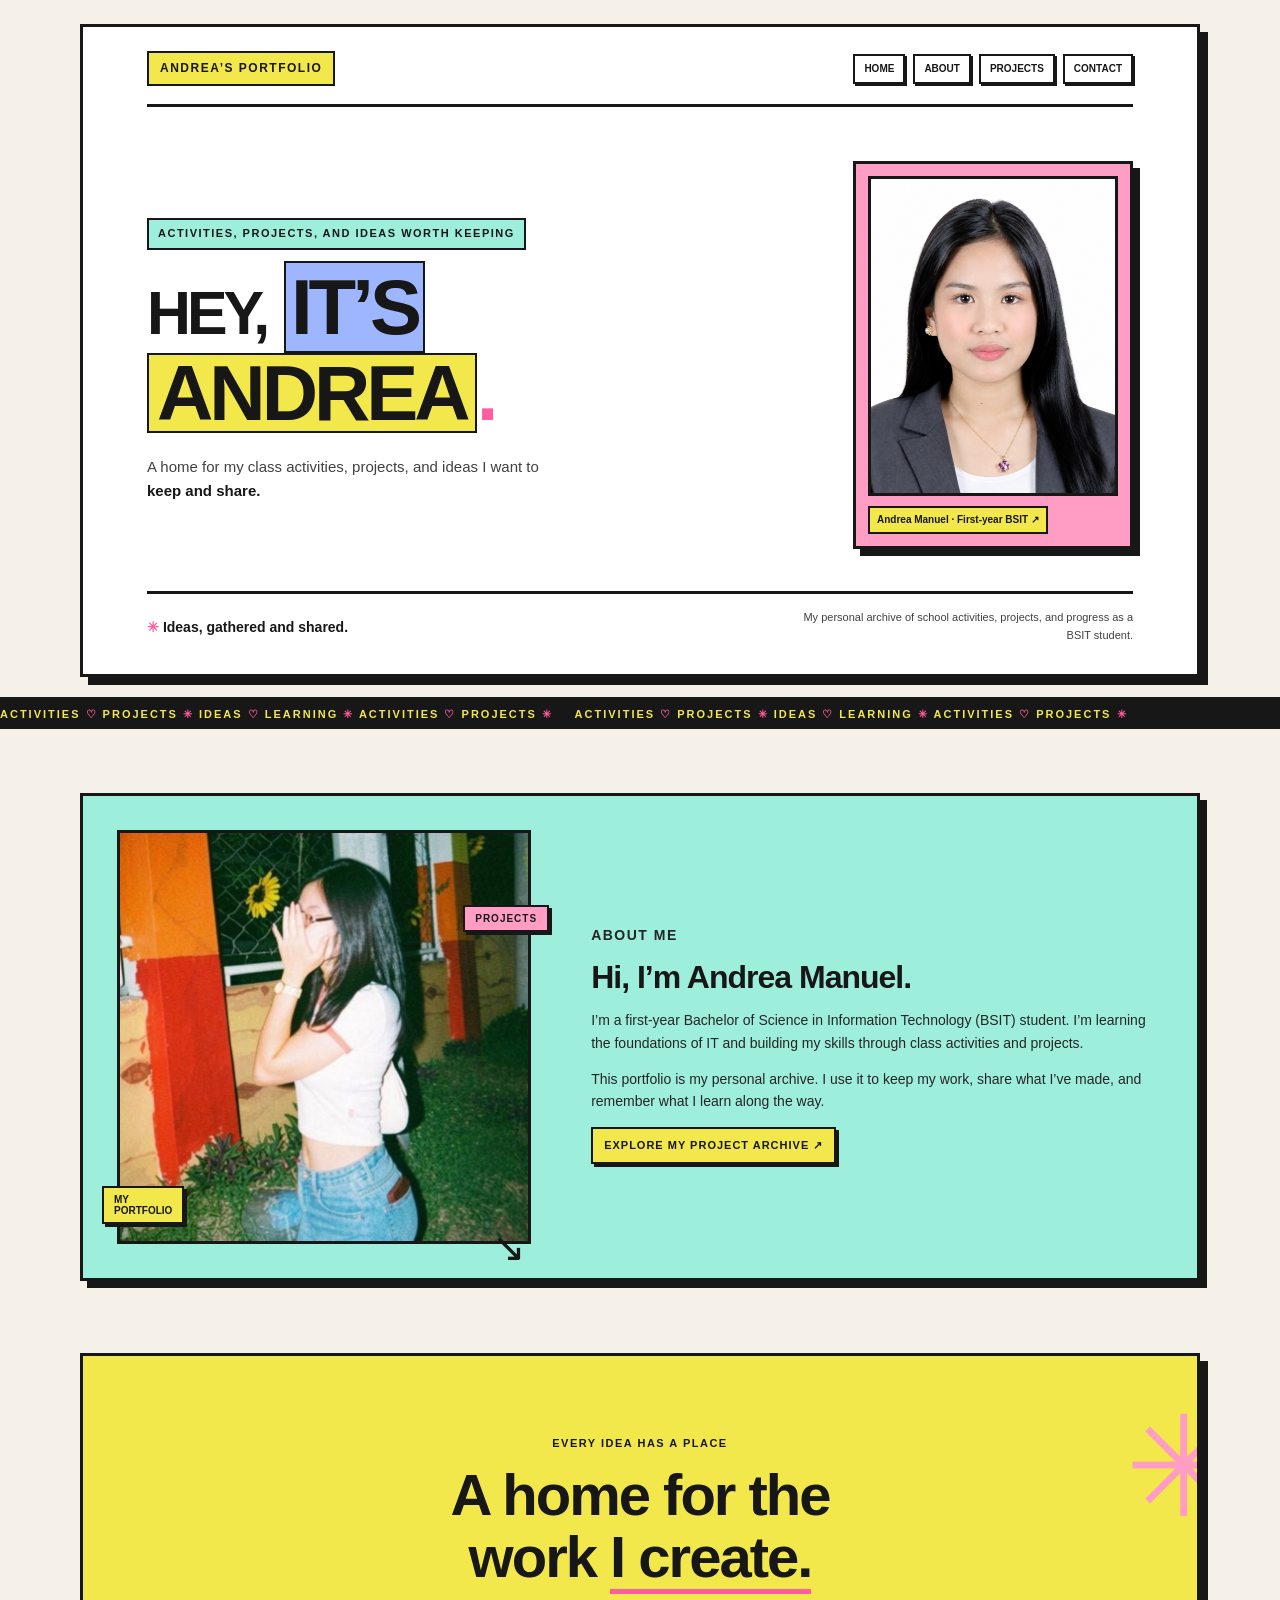
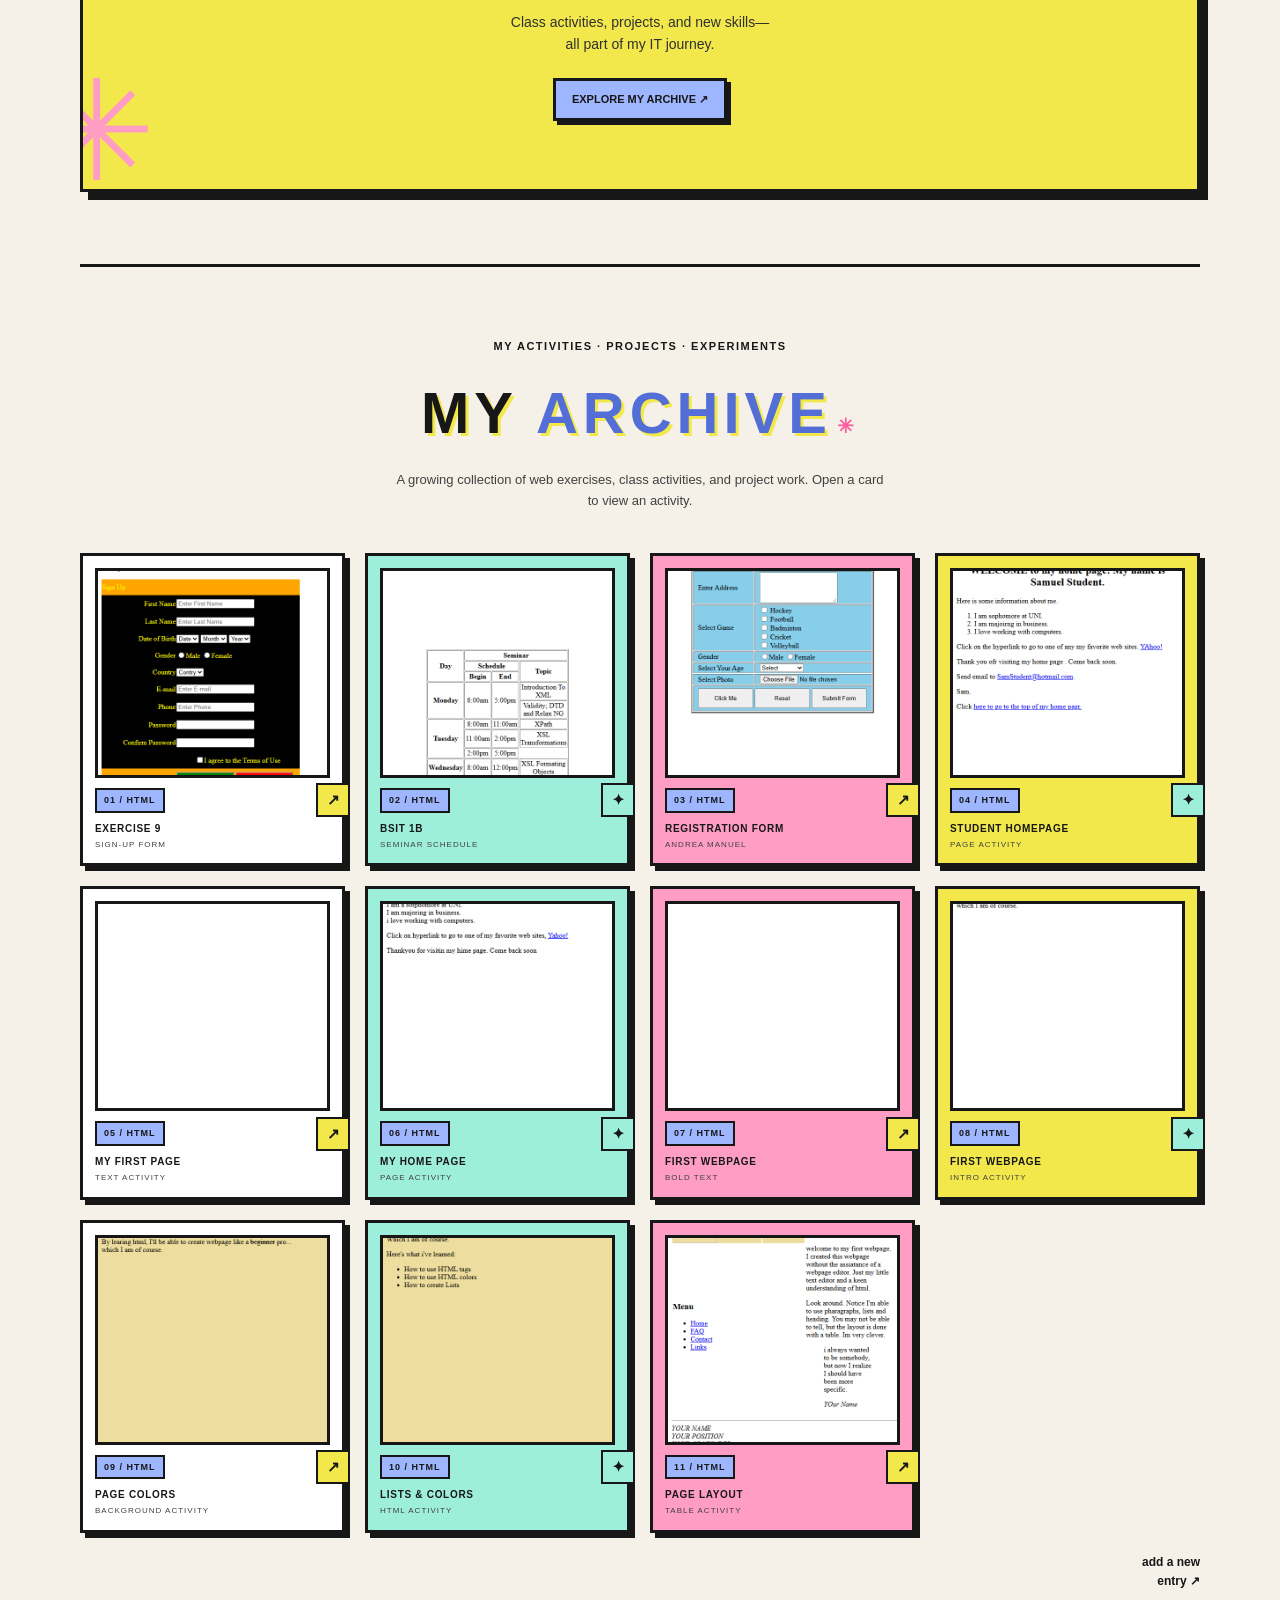
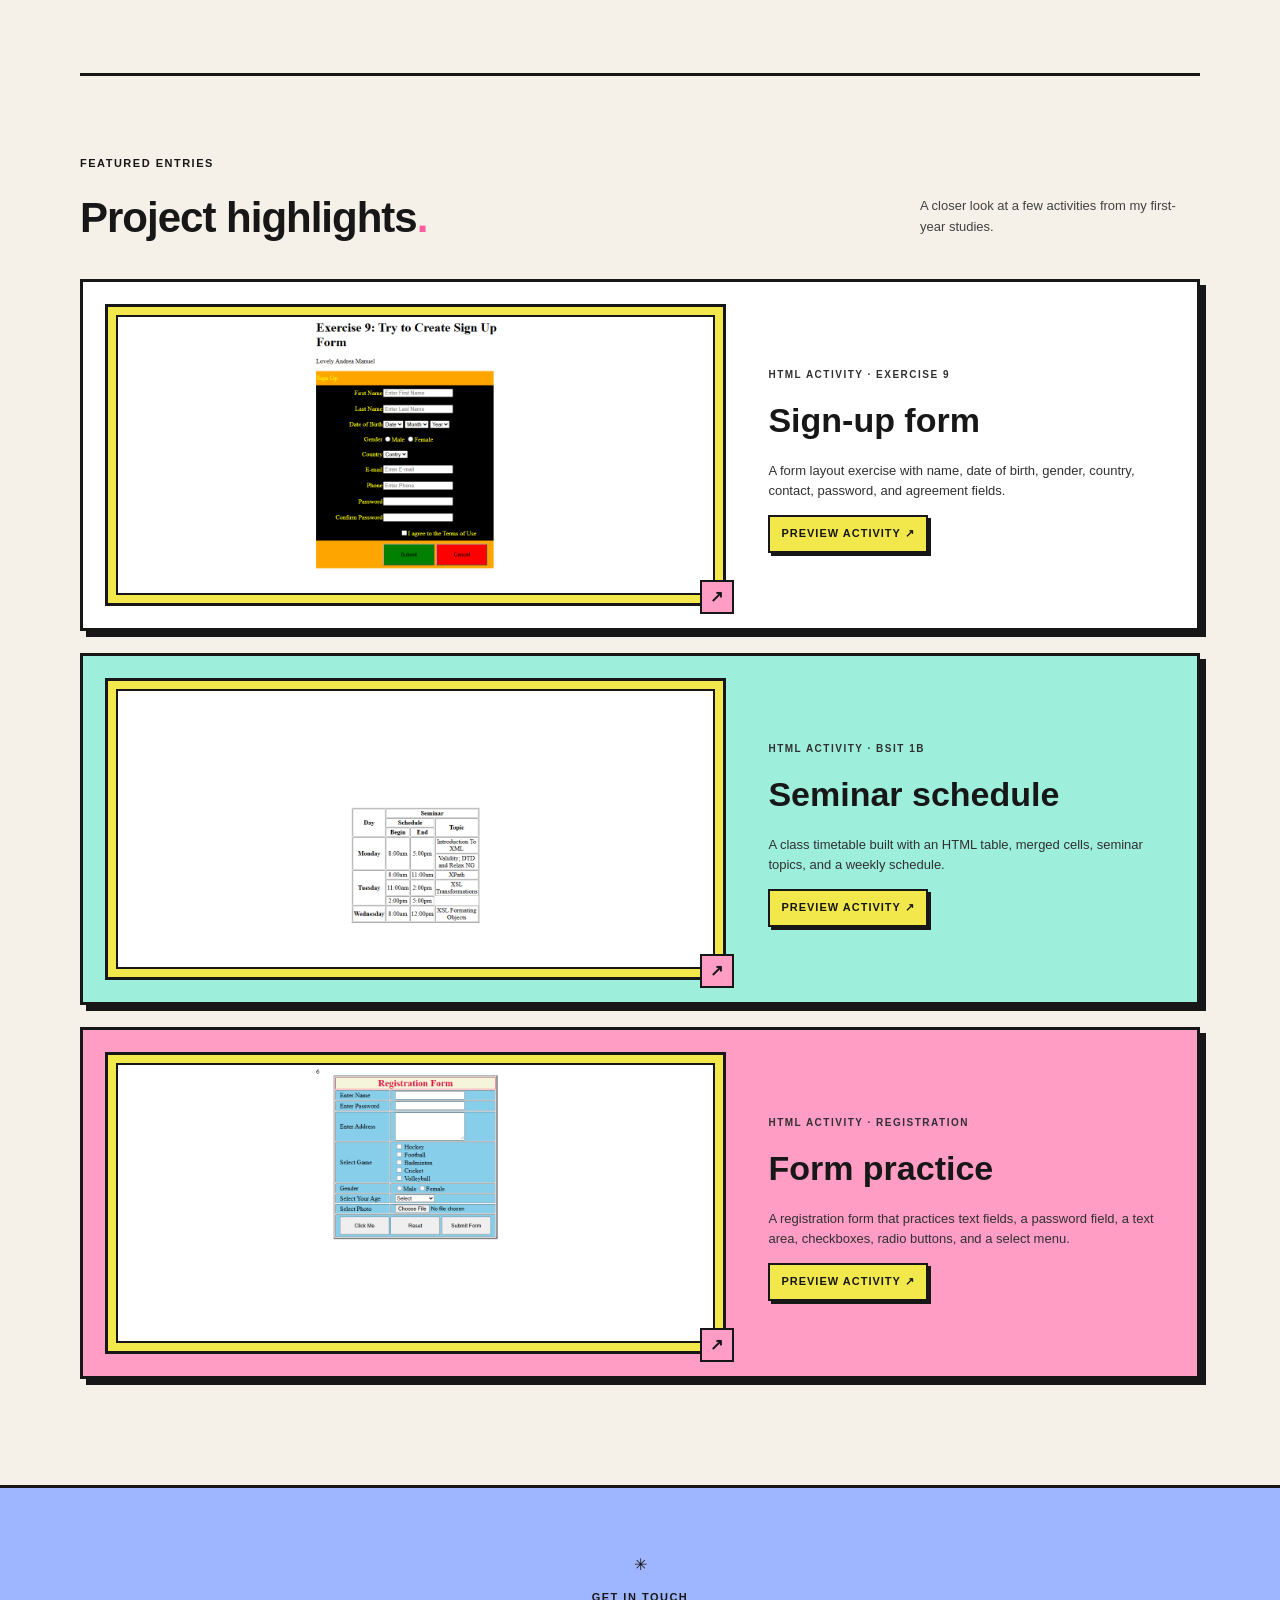
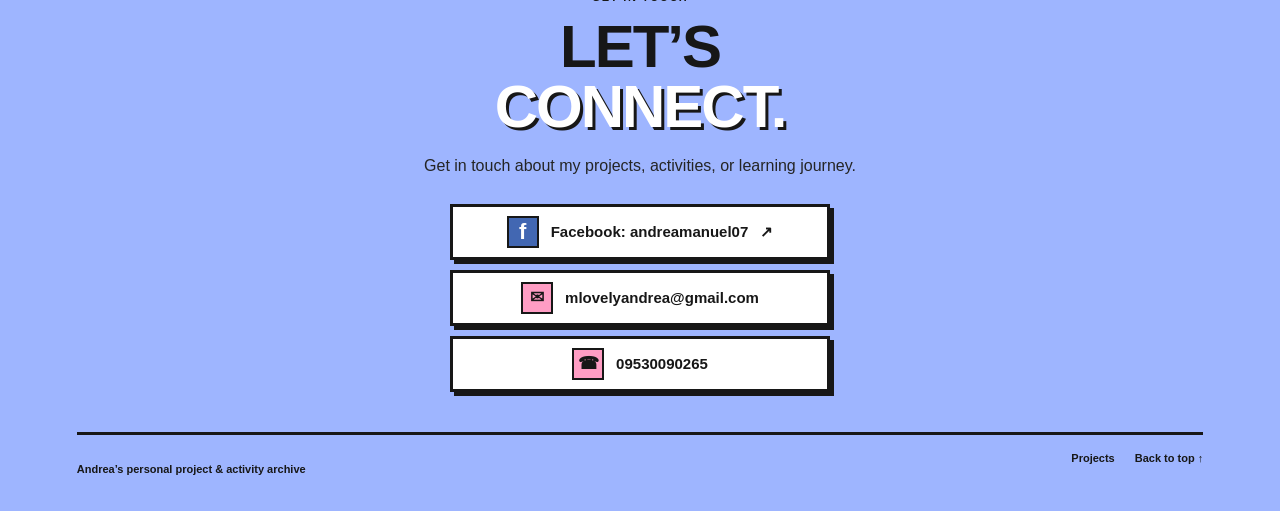
<file: index.html>
<!doctype html>
<html lang="en">
  <head>
    <meta charset="utf-8">
    <meta name="viewport" content="width=device-width, initial-scale=1">
    <meta name="theme-color" content="#f2e84b">
    <meta name="description" content="Andrea Manuel’s personal portfolio and archive of activities, projects, and learning as a first-year BSIT student.">
    <title>Andrea Manuel | Personal Portfolio</title>
    <link rel="stylesheet" href="css/style.css">
    <link rel="stylesheet" href="css/responsive.css">
    <link rel="stylesheet" href="css/animations.css">
  </head>
  <body id="top">
    <a class="skip-link" href="#main">Skip to content</a>

    <header class="hero-frame" id="home">
      <div class="site-bar">
        <a class="wordmark" href="#home" aria-label="Andrea’s portfolio, home">ANDREA’S PORTFOLIO</a>
        <nav class="main-nav" aria-label="Main navigation">
          <a href="#home">Home</a>
          <a href="#introduction">About</a>
          <a href="#works">Projects</a>
          <a href="#contact">Contact</a>
        </nav>
      </div>

      <div class="hero-grid">
        <div class="hero-copy">
          <p class="eyebrow hero-eyebrow">Activities, projects, and ideas worth keeping</p>
          <h1><span class="hero-hey">HEY,</span> <span class="highlight-small">IT’S</span><br><span class="name-highlight">ANDREA</span><span class="period">.</span></h1>
          <p class="hero-intro">A home for my class activities, projects, and ideas I want to <em>keep and share.</em></p>
        </div>
        <figure class="portrait-wrap">
          <img class="portrait" src="image/andrea-manuel.jpg" alt="Portrait of Andrea Manuel">
          <figcaption class="portrait-note">Andrea Manuel · First-year BSIT <span aria-hidden="true">↗</span></figcaption>
        </figure>
      </div>

      <div class="hero-bottom">
        <p class="hero-caption"><span class="caption-mark" aria-hidden="true">✳</span> Ideas, gathered and shared.</p>
        <p class="hero-detail">My personal archive of school activities, projects, and progress as a BSIT student.</p>
      </div>
    </header>

    <div class="ticker" aria-label="Activities, projects, ideas, and learning">
      <div class="ticker-track" aria-hidden="true">
        <span>ACTIVITIES <b>♡</b> PROJECTS <b>✳</b> IDEAS <b>♡</b> LEARNING <b>✳</b> ACTIVITIES <b>♡</b> PROJECTS <b>✳</b>&nbsp;</span>
        <span>ACTIVITIES <b>♡</b> PROJECTS <b>✳</b> IDEAS <b>♡</b> LEARNING <b>✳</b> ACTIVITIES <b>♡</b> PROJECTS <b>✳</b>&nbsp;</span>
      </div>
    </div>

    <main id="main">
      <section class="intro-section section-shell" id="introduction" aria-labelledby="intro-heading">
        <div class="intro-art">
          <img src="image/andrea-about.jpg" alt="Andrea outdoors at night">
          <span class="art-label label-designer">MY<br>PORTFOLIO</span>
          <span class="art-label label-place">PROJECTS</span>
          <span class="curved-arrow" aria-hidden="true">↘</span>
        </div>
        <div class="intro-copy">
          <p class="eyebrow">About me</p>
          <h2 class="about-heading" id="intro-heading">Hi, I’m Andrea Manuel.</h2>
          <p>I’m a first-year Bachelor of Science in Information Technology (BSIT) student. I’m learning the foundations of IT and building my skills through class activities and projects.</p>
          <p>This portfolio is my personal archive. I use it to keep my work, share what I’ve made, and remember what I learn along the way.</p>
          <a class="text-link" href="#works">Explore my project archive <span aria-hidden="true">↗</span></a>
        </div>
      </section>

      <section class="statement-section" aria-labelledby="statement-heading">
        <span class="edge-spark edge-spark-right" aria-hidden="true">✳</span>
        <span class="edge-spark edge-spark-left" aria-hidden="true">✳</span>
        <p class="eyebrow">Every idea has a place</p>
        <h2 id="statement-heading">A home for the<br>work <span class="underlined">I create.</span></h2>
        <p class="statement-copy">Class activities, projects, and new skills—<br>all part of my IT journey.</p>
        <a class="oval-link" href="#works">EXPLORE MY ARCHIVE <span aria-hidden="true">↗</span></a>
      </section>

      <section class="works-section section-shell" id="works" aria-labelledby="works-heading">
        <div class="section-heading">
          <p class="eyebrow">My activities · projects · experiments</p>
          <h2 id="works-heading">MY <span>ARCHIVE</span><i aria-hidden="true">✳</i></h2>
          <p class="section-intro">A growing collection of web exercises, class activities, and project work. Open a card to view an activity.</p>
        </div>

        <div class="poster-gallery">
          <article class="poster poster-one">
            <a class="poster-link" href="#preview-01" aria-label="Preview Exercise 9 registration form">
              <img src="image/activity-01.png" alt="Screenshot of the Exercise 9 sign-up form activity">
              <span class="poster-index">01 / HTML</span>
              <span class="poster-meta"><strong>EXERCISE 9</strong><small>SIGN-UP FORM</small></span>
            </a>
          </article>
          <article class="poster poster-two">
            <a class="poster-link" href="#preview-02" aria-label="Preview the BSIT 1B seminar schedule">
              <img src="image/activity-02.png" alt="Screenshot of the BSIT 1B seminar schedule activity">
              <span class="poster-index">02 / HTML</span>
              <span class="poster-meta"><strong>BSIT 1B</strong><small>SEMINAR SCHEDULE</small></span>
            </a>
          </article>
          <article class="poster poster-three">
            <a class="poster-link" href="#preview-03" aria-label="Preview Andrea Manuel's registration form">
              <img src="image/activity-03.png" alt="Screenshot of Andrea Manuel's registration form activity">
              <span class="poster-index">03 / HTML</span>
              <span class="poster-meta"><strong>REGISTRATION FORM</strong><small>ANDREA MANUEL</small></span>
            </a>
          </article>
          <article class="poster poster-five">
            <a class="poster-link" href="#preview-04" aria-label="Preview the student homepage exercise">
              <img src="image/activity-05.png" alt="Screenshot of the student homepage activity">
              <span class="poster-index">04 / HTML</span>
              <span class="poster-meta"><strong>STUDENT HOMEPAGE</strong><small>PAGE ACTIVITY</small></span>
            </a>
          </article>
          <article class="poster poster-six">
            <a class="poster-link" href="#preview-05" aria-label="Preview the first page exercise">
              <img src="image/activity-06.png" alt="Screenshot of the first page text activity">
              <span class="poster-index">05 / HTML</span>
              <span class="poster-meta"><strong>MY FIRST PAGE</strong><small>TEXT ACTIVITY</small></span>
            </a>
          </article>
          <article class="poster poster-seven">
            <a class="poster-link" href="#preview-06" aria-label="Preview the personal homepage exercise">
              <img src="image/activity-07.png" alt="Screenshot of the personal homepage activity">
              <span class="poster-index">06 / HTML</span>
              <span class="poster-meta"><strong>MY HOME PAGE</strong><small>PAGE ACTIVITY</small></span>
            </a>
          </article>
          <article class="poster poster-eight">
            <a class="poster-link" href="#preview-07" aria-label="Preview the bold text webpage exercise">
              <img src="image/activity-08.png" alt="Screenshot of the bold text webpage activity">
              <span class="poster-index">07 / HTML</span>
              <span class="poster-meta"><strong>FIRST WEBPAGE</strong><small>BOLD TEXT</small></span>
            </a>
          </article>
          <article class="poster poster-nine">
            <a class="poster-link" href="#preview-08" aria-label="Preview the first webpage introduction exercise">
              <img src="image/activity-09.png" alt="Screenshot of the first webpage introduction activity">
              <span class="poster-index">08 / HTML</span>
              <span class="poster-meta"><strong>FIRST WEBPAGE</strong><small>INTRO ACTIVITY</small></span>
            </a>
          </article>
          <article class="poster poster-ten">
            <a class="poster-link" href="#preview-09" aria-label="Preview the webpage background color exercise">
              <img src="image/activity-10.png" alt="Screenshot of the webpage background color activity">
              <span class="poster-index">09 / HTML</span>
              <span class="poster-meta"><strong>PAGE COLORS</strong><small>BACKGROUND ACTIVITY</small></span>
            </a>
          </article>
          <article class="poster poster-eleven">
            <a class="poster-link" href="#preview-10" aria-label="Preview the lists and colors webpage exercise">
              <img src="image/activity-11.png" alt="Screenshot of the lists and colors activity">
              <span class="poster-index">10 / HTML</span>
              <span class="poster-meta"><strong>LISTS &amp; COLORS</strong><small>HTML ACTIVITY</small></span>
            </a>
          </article>
          <article class="poster poster-twelve">
            <a class="poster-link" href="#preview-11" aria-label="Preview the webpage table layout exercise">
              <img src="image/activity-12.png" alt="Screenshot of the webpage table layout activity">
              <span class="poster-index">11 / HTML</span>
              <span class="poster-meta"><strong>PAGE LAYOUT</strong><small>TABLE ACTIVITY</small></span>
            </a>
          </article>
          <span class="gallery-scribble" aria-hidden="true">add a new<br>entry ↗</span>
        </div>
      </section>

      <section class="activity-preview" id="preview-01" role="dialog" aria-modal="true" tabindex="-1" aria-labelledby="preview-title-01">
        <a class="preview-backdrop" href="#works" aria-label="Close preview"></a>
        <div class="preview-window">
          <div class="preview-topbar"><p>PREVIEW / FILE</p><a class="preview-close" href="#works" aria-label="Close preview">×</a></div>
          <div class="preview-image-wrap"><img src="image/activity-01.png" alt="Preview of the Exercise 9 sign-up form"></div>
          <div class="preview-details"><p class="preview-category">PROJECT / HTML / 01</p><h2 id="preview-title-01">Exercise 9 Sign-up Form</h2><p>A form layout exercise with name, birth date, gender, country, contact, password, and agreement fields.</p><div class="preview-tags"><span>Forms</span><span>HTML</span><span>Class activity</span></div><a class="preview-open" href="activities/excercise9.html" target="_blank" rel="noopener">OPEN FULL ACTIVITY ↗</a></div>
        </div>
      </section>

      <section class="activity-preview" id="preview-02" role="dialog" aria-modal="true" tabindex="-1" aria-labelledby="preview-title-02">
        <a class="preview-backdrop" href="#works" aria-label="Close preview"></a>
        <div class="preview-window">
          <div class="preview-topbar"><p>PREVIEW / FILE</p><a class="preview-close" href="#works" aria-label="Close preview">×</a></div>
          <div class="preview-image-wrap"><img src="image/activity-02.png" alt="Preview of the BSIT 1B seminar schedule"></div>
          <div class="preview-details"><p class="preview-category">PROJECT / HTML / 02</p><h2 id="preview-title-02">BSIT 1B Seminar Schedule</h2><p>A class timetable built with an HTML table, merged cells, seminar topics, and a weekly schedule.</p><div class="preview-tags"><span>Tables</span><span>HTML</span><span>Class activity</span></div><a class="preview-open" href="activities/Exercise.html" target="_blank" rel="noopener">OPEN FULL ACTIVITY ↗</a></div>
        </div>
      </section>

      <section class="activity-preview" id="preview-03" role="dialog" aria-modal="true" tabindex="-1" aria-labelledby="preview-title-03">
        <a class="preview-backdrop" href="#works" aria-label="Close preview"></a>
        <div class="preview-window">
          <div class="preview-topbar"><p>PREVIEW / FILE</p><a class="preview-close" href="#works" aria-label="Close preview">×</a></div>
          <div class="preview-image-wrap"><img src="image/activity-03.png" alt="Preview of Andrea Manuel's registration form"></div>
          <div class="preview-details"><p class="preview-category">PROJECT / HTML / 03</p><h2 id="preview-title-03">Registration Form</h2><p>A form practice activity using text fields, password input, a text area, checkboxes, radio buttons, and a select menu.</p><div class="preview-tags"><span>Forms</span><span>HTML</span><span>Class activity</span></div><a class="preview-open" href="activities/exercise8manuel%20(2).html" target="_blank" rel="noopener">OPEN FULL ACTIVITY ↗</a></div>
        </div>
      </section>

      <section class="activity-preview" id="preview-04" role="dialog" aria-modal="true" tabindex="-1" aria-labelledby="preview-title-04">
        <a class="preview-backdrop" href="#works" aria-label="Close preview"></a>
        <div class="preview-window">
          <div class="preview-topbar"><p>PREVIEW / FILE</p><a class="preview-close" href="#works" aria-label="Close preview">×</a></div>
          <div class="preview-image-wrap"><img src="image/activity-05.png" alt="Preview of the student homepage activity"></div>
          <div class="preview-details"><p class="preview-category">PROJECT / HTML / 04</p><h2 id="preview-title-04">Student Homepage</h2><p>A student homepage exercise that brings introductory content and page elements together.</p><div class="preview-tags"><span>Webpage</span><span>HTML</span><span>Class activity</span></div><a class="preview-open" href="activities/homepage2.html" target="_blank" rel="noopener">OPEN FULL ACTIVITY ↗</a></div>
        </div>
      </section>

      <section class="activity-preview" id="preview-05" role="dialog" aria-modal="true" tabindex="-1" aria-labelledby="preview-title-05">
        <a class="preview-backdrop" href="#works" aria-label="Close preview"></a>
        <div class="preview-window">
          <div class="preview-topbar"><p>PREVIEW / FILE</p><a class="preview-close" href="#works" aria-label="Close preview">×</a></div>
          <div class="preview-image-wrap"><img src="image/activity-06.png" alt="Preview of the My First Page text activity"></div>
          <div class="preview-details"><p class="preview-category">PROJECT / HTML / 05</p><h2 id="preview-title-05">My First Page</h2><p>A short first-page exercise focused on writing and displaying basic text in HTML.</p><div class="preview-tags"><span>Text</span><span>HTML basics</span><span>Class activity</span></div><a class="preview-open" href="activities/MYFIRSTPAGE.HTML" target="_blank" rel="noopener">OPEN FULL ACTIVITY ↗</a></div>
        </div>
      </section>

      <section class="activity-preview" id="preview-06" role="dialog" aria-modal="true" tabindex="-1" aria-labelledby="preview-title-06">
        <a class="preview-backdrop" href="#works" aria-label="Close preview"></a>
        <div class="preview-window">
          <div class="preview-topbar"><p>PREVIEW / FILE</p><a class="preview-close" href="#works" aria-label="Close preview">×</a></div>
          <div class="preview-image-wrap"><img src="image/activity-07.png" alt="Preview of the My Home Page activity"></div>
          <div class="preview-details"><p class="preview-category">PROJECT / HTML / 06</p><h2 id="preview-title-06">My Home Page</h2><p>A personal homepage activity that practices arranging simple content into a webpage.</p><div class="preview-tags"><span>Webpage</span><span>HTML</span><span>Class activity</span></div><a class="preview-open" href="activities/myhome.html" target="_blank" rel="noopener">OPEN FULL ACTIVITY ↗</a></div>
        </div>
      </section>

      <section class="activity-preview" id="preview-07" role="dialog" aria-modal="true" tabindex="-1" aria-labelledby="preview-title-07">
        <a class="preview-backdrop" href="#works" aria-label="Close preview"></a>
        <div class="preview-window">
          <div class="preview-topbar"><p>PREVIEW / FILE</p><a class="preview-close" href="#works" aria-label="Close preview">×</a></div>
          <div class="preview-image-wrap"><img src="image/activity-08.png" alt="Preview of the bold text webpage exercise"></div>
          <div class="preview-details"><p class="preview-category">PROJECT / HTML / 07</p><h2 id="preview-title-07">First Webpage: Bold Text</h2><p>A basic HTML exercise using bold text and simple text formatting.</p><div class="preview-tags"><span>Text formatting</span><span>HTML basics</span><span>Class activity</span></div><a class="preview-open" href="activities/mypage.html" target="_blank" rel="noopener">OPEN FULL ACTIVITY ↗</a></div>
        </div>
      </section>

      <section class="activity-preview" id="preview-08" role="dialog" aria-modal="true" tabindex="-1" aria-labelledby="preview-title-08">
        <a class="preview-backdrop" href="#works" aria-label="Close preview"></a>
        <div class="preview-window">
          <div class="preview-topbar"><p>PREVIEW / FILE</p><a class="preview-close" href="#works" aria-label="Close preview">×</a></div>
          <div class="preview-image-wrap"><img src="image/activity-09.png" alt="Preview of the first webpage introduction activity"></div>
          <div class="preview-details"><p class="preview-category">PROJECT / HTML / 08</p><h2 id="preview-title-08">First Webpage Introduction</h2><p>An introductory webpage exercise for practicing headings, paragraphs, and page content.</p><div class="preview-tags"><span>Webpage</span><span>HTML basics</span><span>Class activity</span></div><a class="preview-open" href="activities/mypage2.html" target="_blank" rel="noopener">OPEN FULL ACTIVITY ↗</a></div>
        </div>
      </section>

      <section class="activity-preview" id="preview-09" role="dialog" aria-modal="true" tabindex="-1" aria-labelledby="preview-title-09">
        <a class="preview-backdrop" href="#works" aria-label="Close preview"></a>
        <div class="preview-window">
          <div class="preview-topbar"><p>PREVIEW / FILE</p><a class="preview-close" href="#works" aria-label="Close preview">×</a></div>
          <div class="preview-image-wrap"><img src="image/activity-10.png" alt="Preview of the page background color activity"></div>
          <div class="preview-details"><p class="preview-category">PROJECT / HTML / 09</p><h2 id="preview-title-09">Page Colors</h2><p>A webpage styling exercise focused on setting background colors and displaying page text.</p><div class="preview-tags"><span>Colors</span><span>HTML</span><span>Class activity</span></div><a class="preview-open" href="activities/mypage3.html" target="_blank" rel="noopener">OPEN FULL ACTIVITY ↗</a></div>
        </div>
      </section>

      <section class="activity-preview" id="preview-10" role="dialog" aria-modal="true" tabindex="-1" aria-labelledby="preview-title-10">
        <a class="preview-backdrop" href="#works" aria-label="Close preview"></a>
        <div class="preview-window">
          <div class="preview-topbar"><p>PREVIEW / FILE</p><a class="preview-close" href="#works" aria-label="Close preview">×</a></div>
          <div class="preview-image-wrap"><img src="image/activity-11.png" alt="Preview of the lists and colors HTML activity"></div>
          <div class="preview-details"><p class="preview-category">PROJECT / HTML / 10</p><h2 id="preview-title-10">Lists &amp; Colors</h2><p>An HTML activity that combines list elements with colored page content.</p><div class="preview-tags"><span>Lists</span><span>Colors</span><span>HTML</span></div><a class="preview-open" href="activities/mypage4.html" target="_blank" rel="noopener">OPEN FULL ACTIVITY ↗</a></div>
        </div>
      </section>

      <section class="activity-preview" id="preview-11" role="dialog" aria-modal="true" tabindex="-1" aria-labelledby="preview-title-11">
        <a class="preview-backdrop" href="#works" aria-label="Close preview"></a>
        <div class="preview-window">
          <div class="preview-topbar"><p>PREVIEW / FILE</p><a class="preview-close" href="#works" aria-label="Close preview">×</a></div>
          <div class="preview-image-wrap"><img src="image/activity-12.png" alt="Preview of the webpage table layout activity"></div>
          <div class="preview-details"><p class="preview-category">PROJECT / HTML / 11</p><h2 id="preview-title-11">Page Layout</h2><p>A table-based webpage layout exercise for organizing content into rows and columns.</p><div class="preview-tags"><span>Tables</span><span>Page layout</span><span>HTML</span></div><a class="preview-open" href="activities/mypage5.html" target="_blank" rel="noopener">OPEN FULL ACTIVITY ↗</a></div>
        </div>
      </section>

      <section class="featured-section section-shell" aria-labelledby="featured-heading">
        <div class="featured-heading-row">
          <div>
            <p class="eyebrow">Featured entries</p>
            <h2 id="featured-heading">Project highlights<span class="period">.</span></h2>
          </div>
          <p>A closer look at a few activities from my first-year studies.</p>
        </div>

        <article class="featured-project featured-moon" id="featured-activity">
          <a class="featured-image" href="#preview-01" aria-label="Preview Exercise 9 registration form">
            <img src="image/activity-01.png" alt="Screenshot of the Exercise 9 sign-up form activity">
            <span class="image-corner" aria-hidden="true">↗</span>
          </a>
          <div class="featured-copy">
            <p class="eyebrow">HTML ACTIVITY · EXERCISE 9</p>
            <h3>Sign-up form</h3>
            <p>A form layout exercise with name, date of birth, gender, country, contact, password, and agreement fields.</p>
            <a class="text-link" href="#preview-01">PREVIEW ACTIVITY <span aria-hidden="true">↗</span></a>
          </div>
        </article>

        <article class="featured-project featured-jump" id="featured-group">
          <div class="featured-copy">
            <p class="eyebrow">HTML ACTIVITY · BSIT 1B</p>
            <h3>Seminar schedule</h3>
            <p>A class timetable built with an HTML table, merged cells, seminar topics, and a weekly schedule.</p>
            <a class="text-link" href="#preview-02">PREVIEW ACTIVITY <span aria-hidden="true">↗</span></a>
          </div>
          <a class="featured-image" href="#preview-02" aria-label="Preview the seminar schedule activity">
            <img src="image/activity-02.png" alt="Screenshot of the BSIT 1B seminar schedule activity">
            <span class="image-corner" aria-hidden="true">↗</span>
          </a>
        </article>

        <article class="featured-project featured-bloom" id="featured-project">
          <a class="featured-image" href="#preview-03" aria-label="Preview Andrea Manuel's registration form activity">
            <img src="image/activity-03.png" alt="Screenshot of Andrea Manuel's registration form activity">
            <span class="image-corner" aria-hidden="true">↗</span>
          </a>
          <div class="featured-copy">
            <p class="eyebrow">HTML ACTIVITY · REGISTRATION</p>
            <h3>Form practice</h3>
            <p>A registration form that practices text fields, a password field, a text area, checkboxes, radio buttons, and a select menu.</p>
            <a class="text-link" href="#preview-03">PREVIEW ACTIVITY <span aria-hidden="true">↗</span></a>
          </div>
        </article>
      </section>

    </main>

    <footer class="contact-section" id="contact">
      <span aria-hidden="true">✳</span>
      <p class="eyebrow">Get in touch</p>
      <h2>LET’S<br><em>CONNECT.</em></h2>
      <p class="contact-invite">Get in touch about my projects, activities, or learning journey.</p>
      <div class="contact-details">
        <a href="https://www.facebook.com/andreamanuel07" target="_blank" rel="noopener"><span class="contact-icon facebook-icon" aria-hidden="true">f</span><span>Facebook: andreamanuel07</span><span aria-hidden="true">↗</span></a>
        <a href="mailto:mlovelyandrea@gmail.com"><span class="contact-icon" aria-hidden="true">✉</span><span>mlovelyandrea@gmail.com</span></a>
        <a href="tel:+639530090265"><span class="contact-icon" aria-hidden="true">☎</span><span>09530090265</span></a>
      </div>
      <div class="footer-bottom">
        <p>Andrea’s personal project &amp; activity archive</p>
        <nav class="social-links" aria-label="Footer links">
          <a href="#works">Projects</a>
          <a href="#top">Back to top ↑</a>
        </nav>
      </div>
    </footer>

  </body>
</html>
</file>
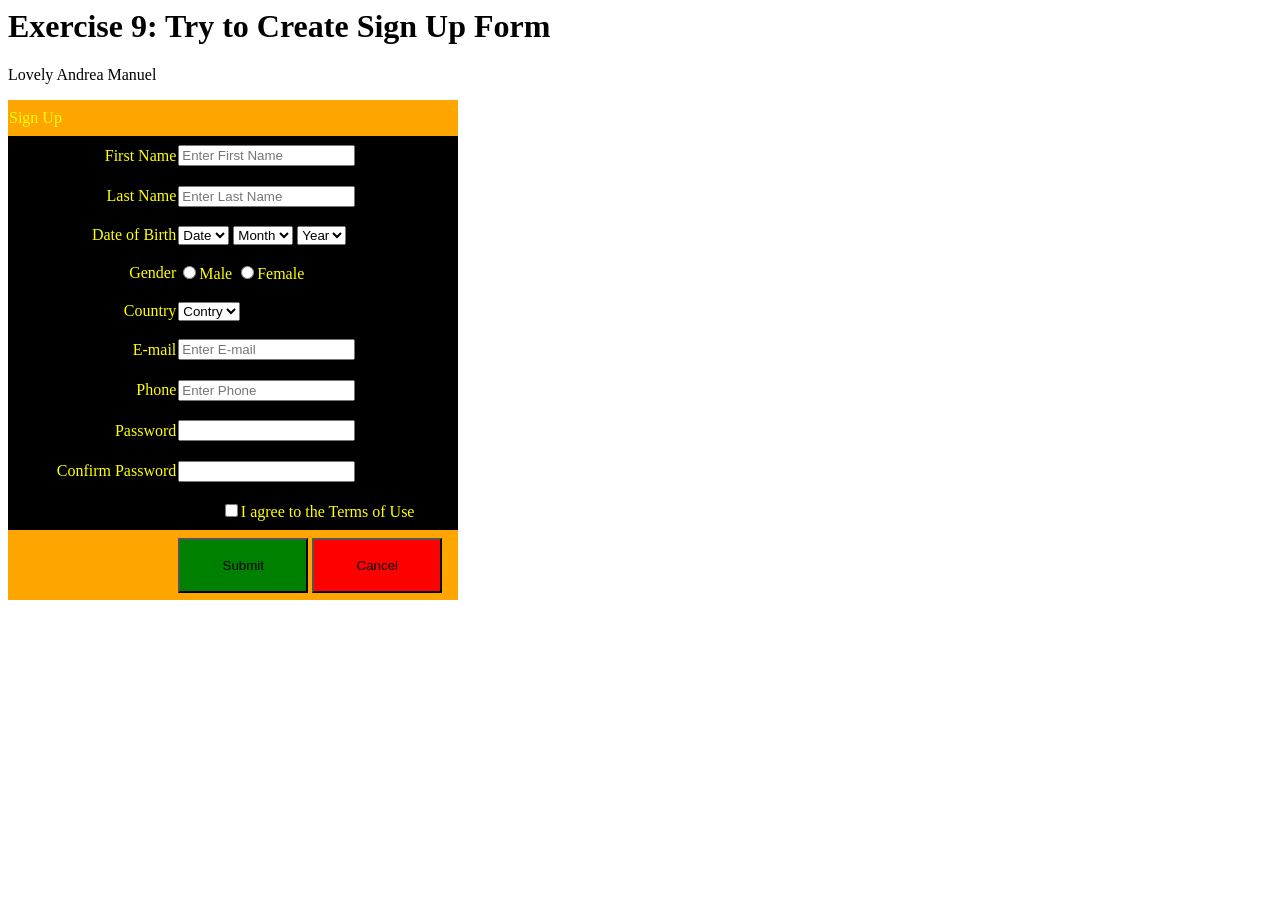
<file: activities/excercise9.html>
<html>
<head>
<title>REGISTRATION FORM</title>
</head>

<body>
<h1>Exercise 9: Try to Create Sign Up Form</h1>
<p>Lovely Andrea Manuel</p>

<table border="0" cellspacing="0" height="500" width="450">
<tr>
	<td colspan="2" style="color: yellow" align="left" bgcolor="orange">Sign Up</td>
</tr>	

<tr>
	<td rowspan="1" style="color: yellow" bgcolor="black" align="right" width="150">First Name</td>
	<td bgcolor="black" width="230"><input type="text" placeholder="Enter First Name"></td>
</tr>

<tr>
	<td rowspan="1" style="color: yellow" bgcolor="black" align="right" width="150">Last Name</td>
	<td bgcolor="black" width="230"><input type="text" placeholder="Enter Last Name"></td>
</tr>

<tr>
	<td rowspan="1" style="color: yellow" bgcolor="black" align="right" width="150">Date of Birth</td>
	<td bgcolor="black" width="230">
	<select><option>Date</option></select>
	<select><option>Month</option></select>
	<select><option>Year</option></select>
</tr>

<tr>
	<td rowspan="1" style="color: yellow" bgcolor="black" align="right" width="150">Gender</td>
	<td bgcolor="black" width="230">
	<input type="radio", style="color: yellow"><label style="color: yellow">Male</label>
	<input type="radio"><label style="color: yellow">Female</label>
</tr>

<tr>
	<td rowspan="1" style="color: yellow" bgcolor="black" align="right" width="150">Country</td>
	<td bgcolor="black" width="250">
	<select><option>Contry</option></select>
</tr>
	
<tr>
	<td rowspan="1" style="color: yellow" bgcolor="black" align="right" width="150">E-mail</td>
	<td bgcolor="black" width="230"><input type="email" placeholder="Enter E-mail"></td>
</tr>
	
<tr>
	<td rowspan="1" style="color: yellow" bgcolor="black" align="right" width="150">Phone</td>
	<td bgcolor="black" width="230"><input type="tel" placeholder="Enter Phone"></td>
</tr>

<tr>
	<td rowspan="1" style="color: yellow" bgcolor="black" align="right" width="150">Password</td>
	<td bgcolor="black" width="230"><input type="password"></td>
</tr>

<tr>
	<td rowspan="1" style="color: yellow" bgcolor="black" align="right" width="150">Confirm Password</td>
	<td bgcolor="black" width="230"><input type="password"></td>
</tr>	

<tr>
	<td rowspan="1" style="color: yellow" bgcolor="black" width="150"></td>
	<td rowspan="1" style="color: yellow" bgcolor="black" align="center" width="150"><input type="checkbox">I agree to the Terms of Use</td>
</tr>

<tr>
	<td rowspan="1" bgcolor="orange" width="150" height="70"></td>
	<td bgcolor="orange"  width="250" >
	<button style= "width: 130; height: 55; background-color: green;" >Submit</button>
	<button style= "width: 130; height: 55; background-color: red; " >Cancel</button>
	</td>
</tr>

</table>

</body>
</html>
</file>
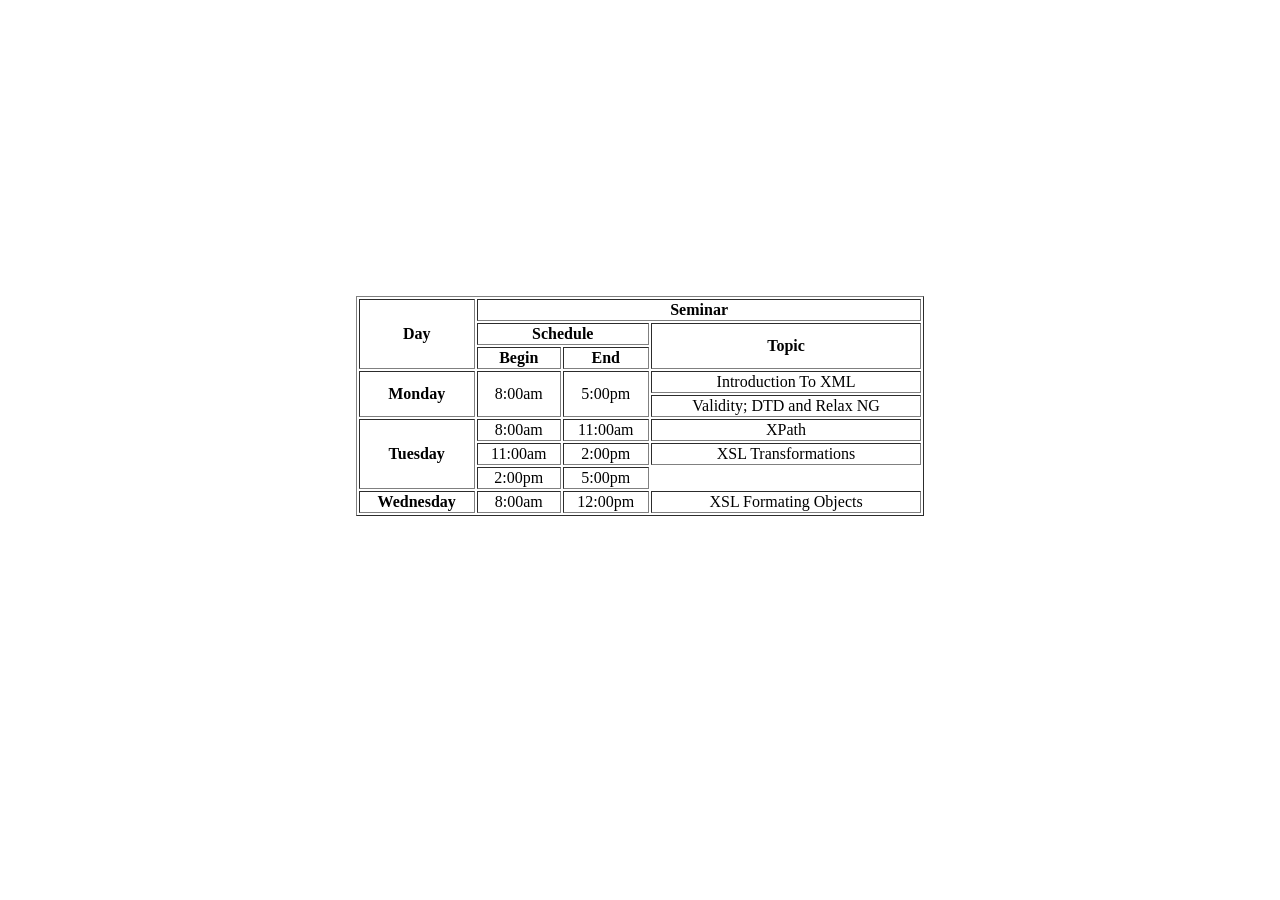
<file: activities/Exercise.html>
<html>
<head>
<title> BSIT 1B</title>
</head>
<body>

<br><br><br><br><br><br><br><br>
<br><br><br><br><br><br><br><br>

<table border="1", width="45%", align="center">
<th align="Center", rowspan = "3">Day</th>
<th align="Center", colspan="3">Seminar</th>

<tr>
<th align="Center", colspan="2">Schedule</th>
<th align="Center", rowspan="2">Topic</th>
</tr>

<tr>
<th align="Center">Begin</th>
<th align="Center">End</th>
</tr>

<tr>
<th align="center", rowspan="2">Monday</th>
<td align="center", rowspan="2">8:00am</td>
<td align="center", rowspan="2">5:00pm</td>
<td align="center">Introduction To XML</td>
</tr>

<tr>
<td align="Center">Validity; DTD and Relax NG</td>
</tr>

<tr>
<th align="center", rowspan="3">Tuesday</th>
<td align="center">8:00am</td>
<td align="center">11:00am</td>
<td align="center", rowspan="1">XPath</td>
</tr>

<tr>
<td align="center">11:00am</td>
<td align="center">2:00pm</td>
<td align="center">XSL Transformations</td>
</tr>

<tr>
<td align="center">2:00pm</td>
<td align="center">5:00pm</td>
</tr>

<tr>
<th align="center">Wednesday</th>
<td align="center">8:00am</td>
<td align="center">12:00pm</td>
<td align="Center">XSL Formating Objects</td>
</tr>

</table>
</file>
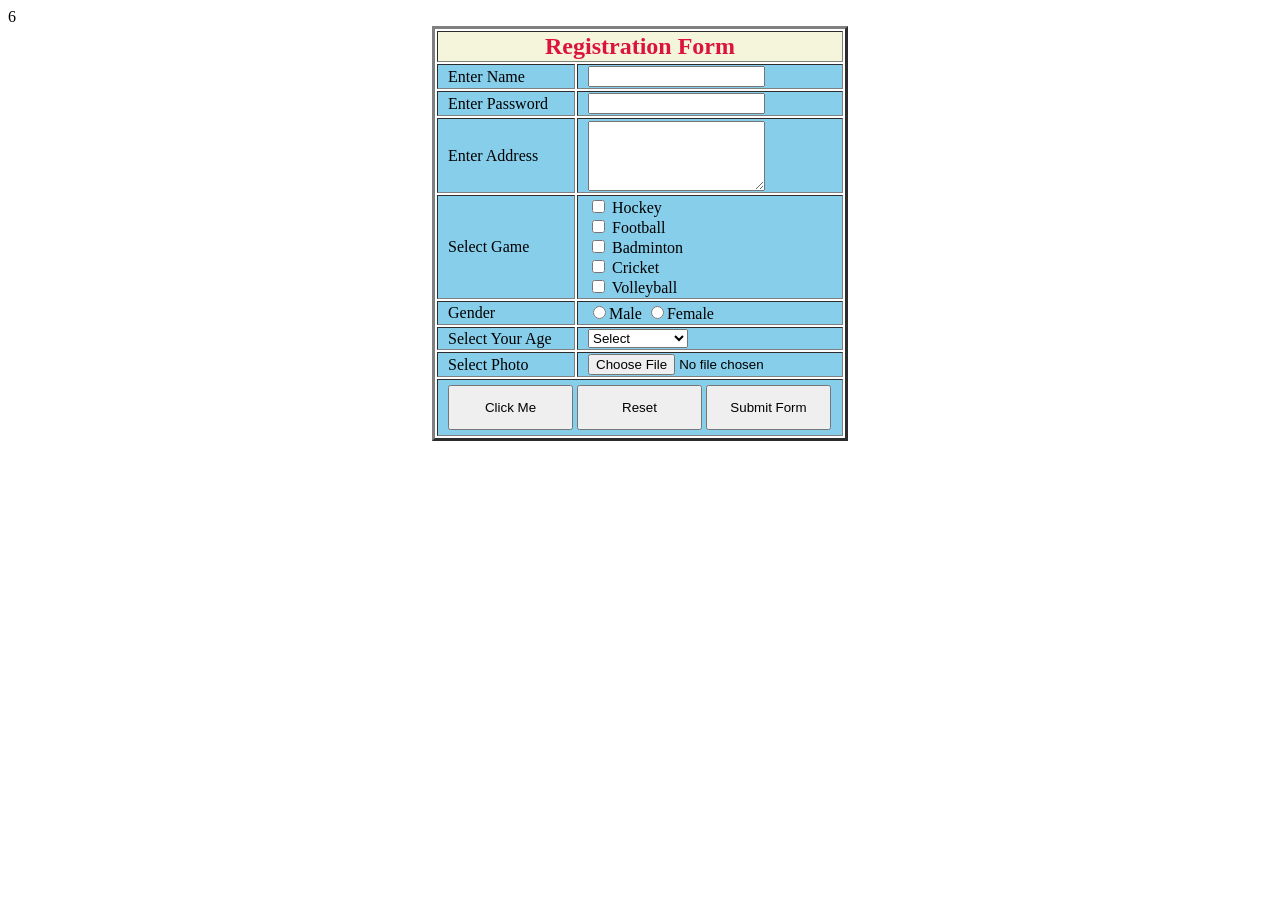
<file: activities/exercise8manuel (2).html>
<html>
<head>
    <title>Lovely Andrea Manuel</title>
</head>
<body>
    <table border = 3 align = center>
        <tr style = "background-color:beige;">
            <th  colspan = 3 style="color: crimson; font-size:x-large;">Registration Form</th>
        </tr>
<tr style = "background-color: skyblue;">
    <td style = "width : 125; padding-left: 10;">Enter Name</td>
    <td style = "width : 250; padding-left: 10;"><input></td>
</tr>
<tr style = "background-color: skyblue;">
    <td style = "width : 125; padding-left: 10;">Enter Password</td>
    <td style = "width : 250; padding-left: 10;"><input></td>
</tr>
<tr style = "background-color: skyblue;">6
    <td style = "width : 125; height : 75; padding-left: 10;">Enter Address</td>
    <td style = "width : 250; padding-left: 10;"><textarea style="width: 177; height : 70;"></textarea></td>
</tr>
<tr style = "background-color: skyblue;">
    <td style = "width : 125; height : 75; padding-left: 10;">Select Game</td>
    <td style = "width : 250; padding-left: 10;">
        <input type ="checkbox"> Hockey <br>
        <input type ="checkbox"> Football <br>
          <input type ="checkbox"> Badminton <br>
        <input type ="checkbox"> Cricket <br>
          <input type ="checkbox"> Volleyball <br>
    </td>
</tr>
<tr style = "background-color: skyblue;">
    <td style = "width : 125; padding-left: 10;">Gender</td>
    <td style = "width : 250; padding-left: 10;">
        <input type ="radio" name="Gender">Male
         <input type ="radio" name="Gender">Female
    </td>
</tr>
<tr style = "background-color: skyblue;">
    <td style = "width : 125; padding-left: 10;">Select Your Age</td>
    <td style = "width : 250; padding-left: 10;">
        <select style = "width : 100;">
            <option>Select</option>
        </select>
    </td>
</tr>
<tr style = "background-color: skyblue;">
    <td style = "width : 125; padding-left: 10;">Select Photo</td>
    <td style = "width : 250; padding-left: 10;">
       <input type="file">
    </td>
</tr>
<tr style = "background-color: skyblue;">
    <td  colspan = 4 style = "width : 125; padding-left: 10; padding-bottom: 5; padding-top: 5;"> 
        <button style = "width:125; height : 45;">Click Me</button>
       <button style = "width: 125; height : 45;">Reset</button>
        <button style = "width: 125; height : 45;">Submit Form</button>
    </td>

</body>
</html>
</file>
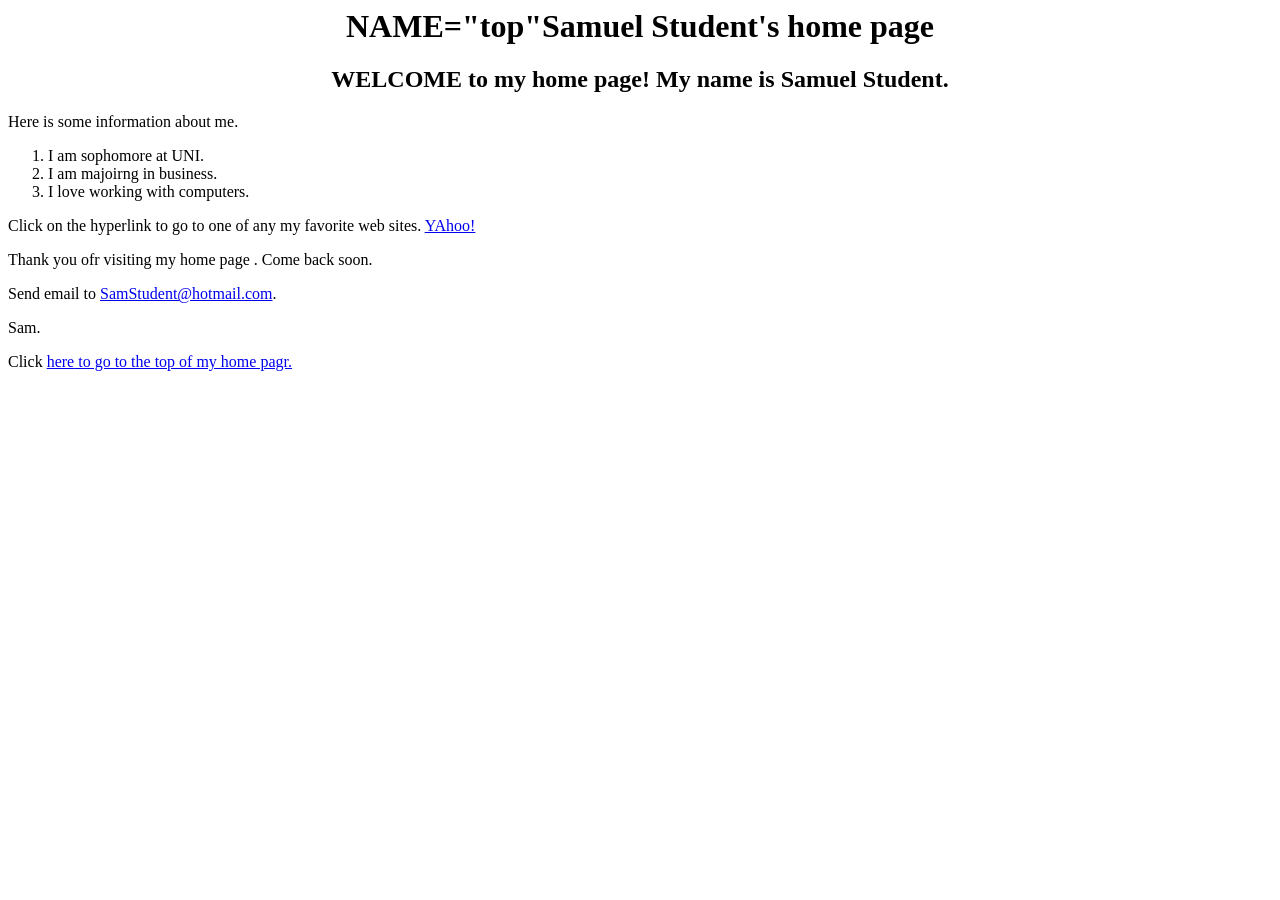
<file: activities/homepage2.html>
<HTML>
<HEAD>
<TITLE>Samuel Student's home page </TITLE>
</HEAD>
<BODY>
<CENTER><H1><A> NAME="top"Samuel Student's home page </A><H1>

<H2>WELCOME to my home page! My name is Samuel Student. </H2></CENTER>

<P>Here is some information about me.</P>
<OL>
<LI>I am sophomore at UNI.
<LI>I am majoirng in business.
<LI>I love working with computers.
</OL>

<P>Click on the hyperlink to go to one of any my favorite web sites.
<A HREF="HTTP://www.yahoo.com">YAhoo!</A><?P>

<p>Thank you ofr visiting my home page . Come back soon. </P>

<P>Send email to <A HREF=MAILTO:SamStudent@hotmail.com">SamStudent@hotmail.com</A>.</P>

<P>Sam.</P>

<p>Click <A HREF="#top">here<?A> to go to the top of my home pagr.</P>
</BODY>
</HTML>
</file>
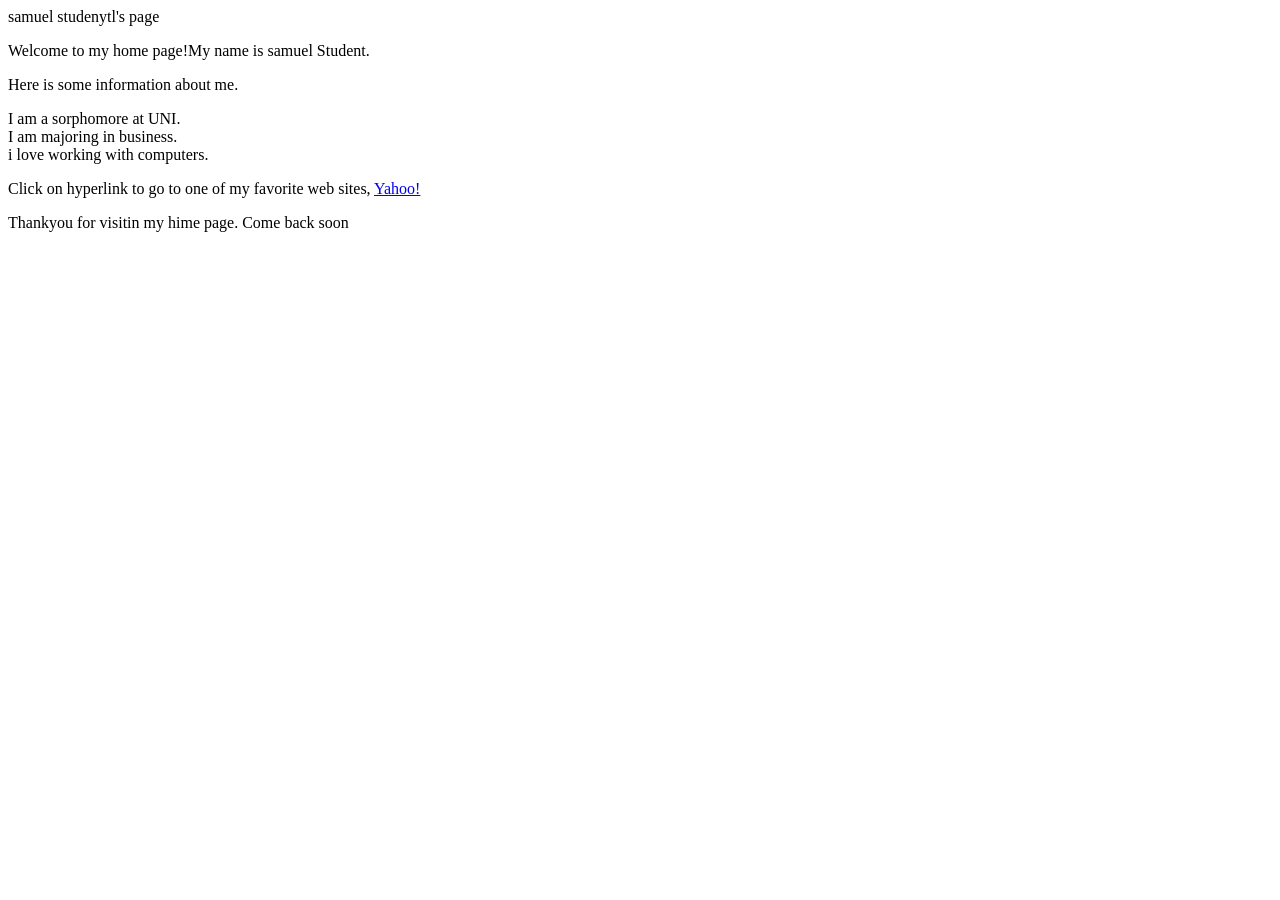
<file: activities/myhome.html>
<html>
<head>
<title.samuel student's
home page</title>
</head>

<body>

<hi>samuel studenytl's page</h1>

<p>Welcome to my home page!My name is samuel Student.</p>

<p>Here  is some information about me.</p>

<p>
I am a sorphomore at UNI.<br>
I am majoring in business.<br>
i love working with computers.
</p>

<p>
Click on hyperlink to go to one of my favorite web sites,
<a href="https://www.yahoo.com">Yahoo!</a>
</p>

<p>Thankyou for visitin my hime page. Come back soon</p>
</file>
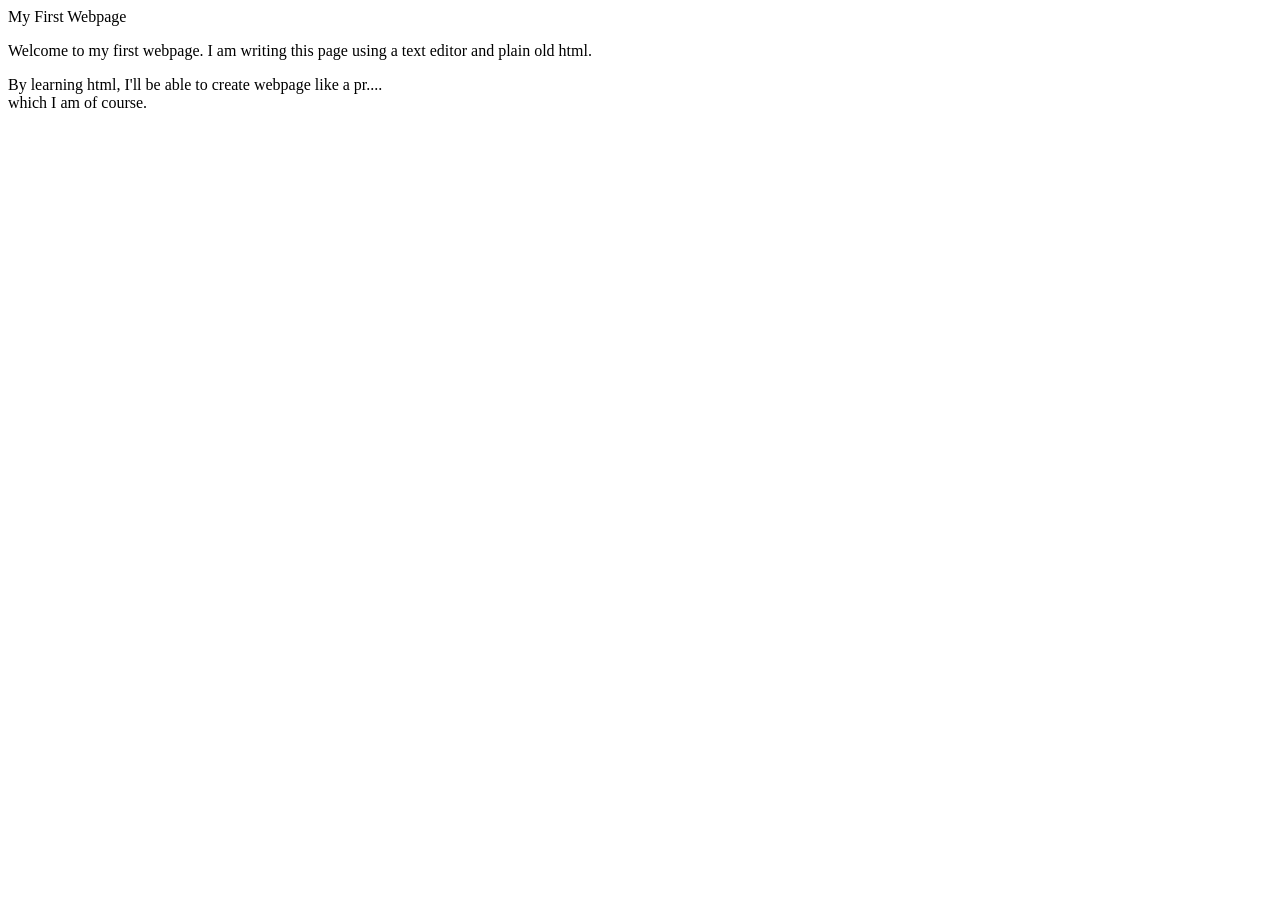
<file: activities/mypage2.html>
<html>
<head>
<title>My  First Webpage </title>
</head>
<body>
<hi allign="center">My First Webpage</h1>
<p>Welcome to my first webpage. I am writing this page using a text editor and plain
old html.</p>
<p> By learning html, I'll be able to create webpage like a pr....<br>
which I am of course. </p>
</body>
</html>
</file>
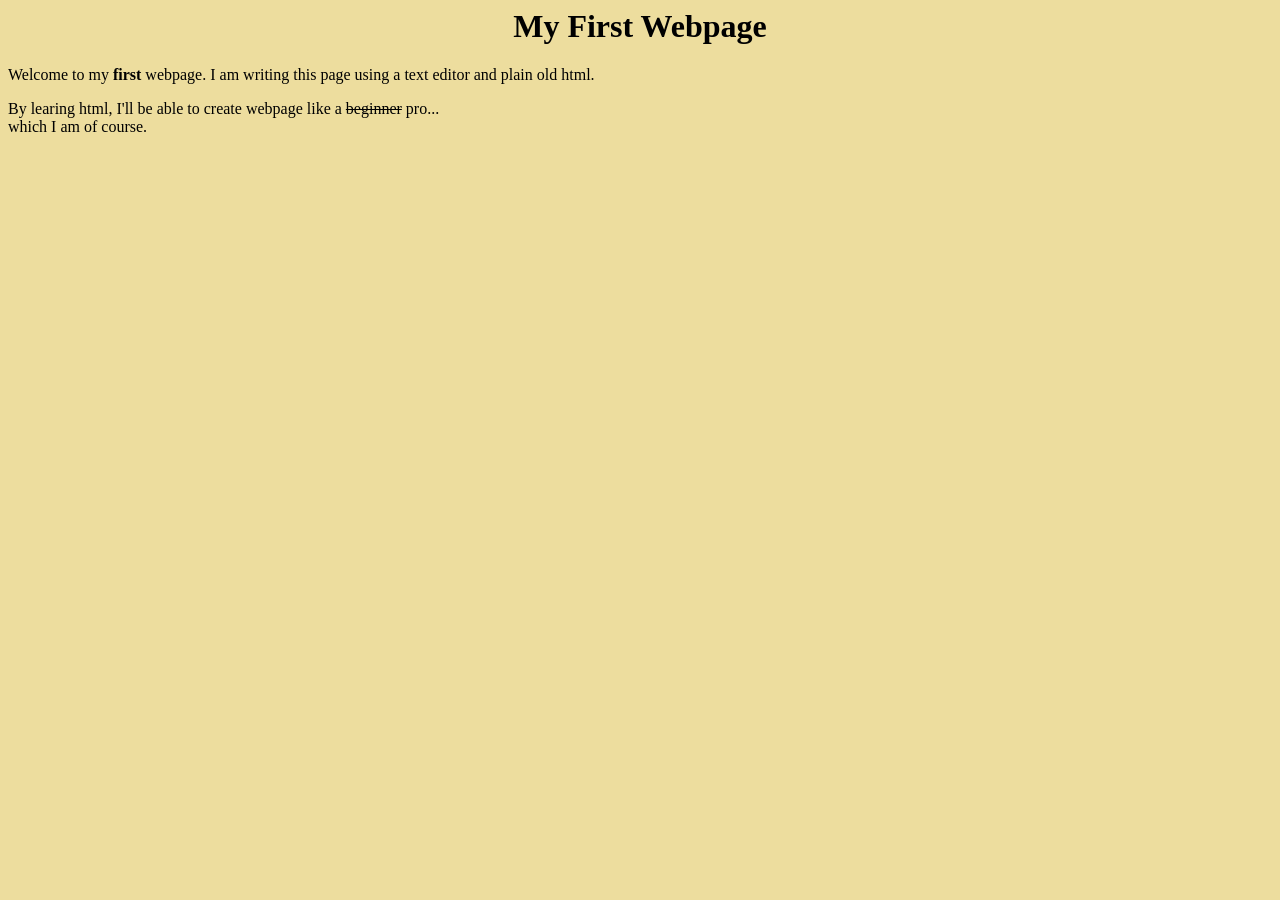
<file: activities/mypage3.html>
<html>
<head>
<title>My First Webpage</title>
</head>
<body bgcolor="#EDDD9E">
<h1 align="center">My First Webpage</h1>
<p>Welcome to my <strong>first</strong> webpage. I am writing this page using a text
editor and plain old html.</p>
</P>By learing html, I'll be able to create webpage like a <del>beginner</del>
pro...<br>
which  I am of course.</p>
</body>
<html>
</file>
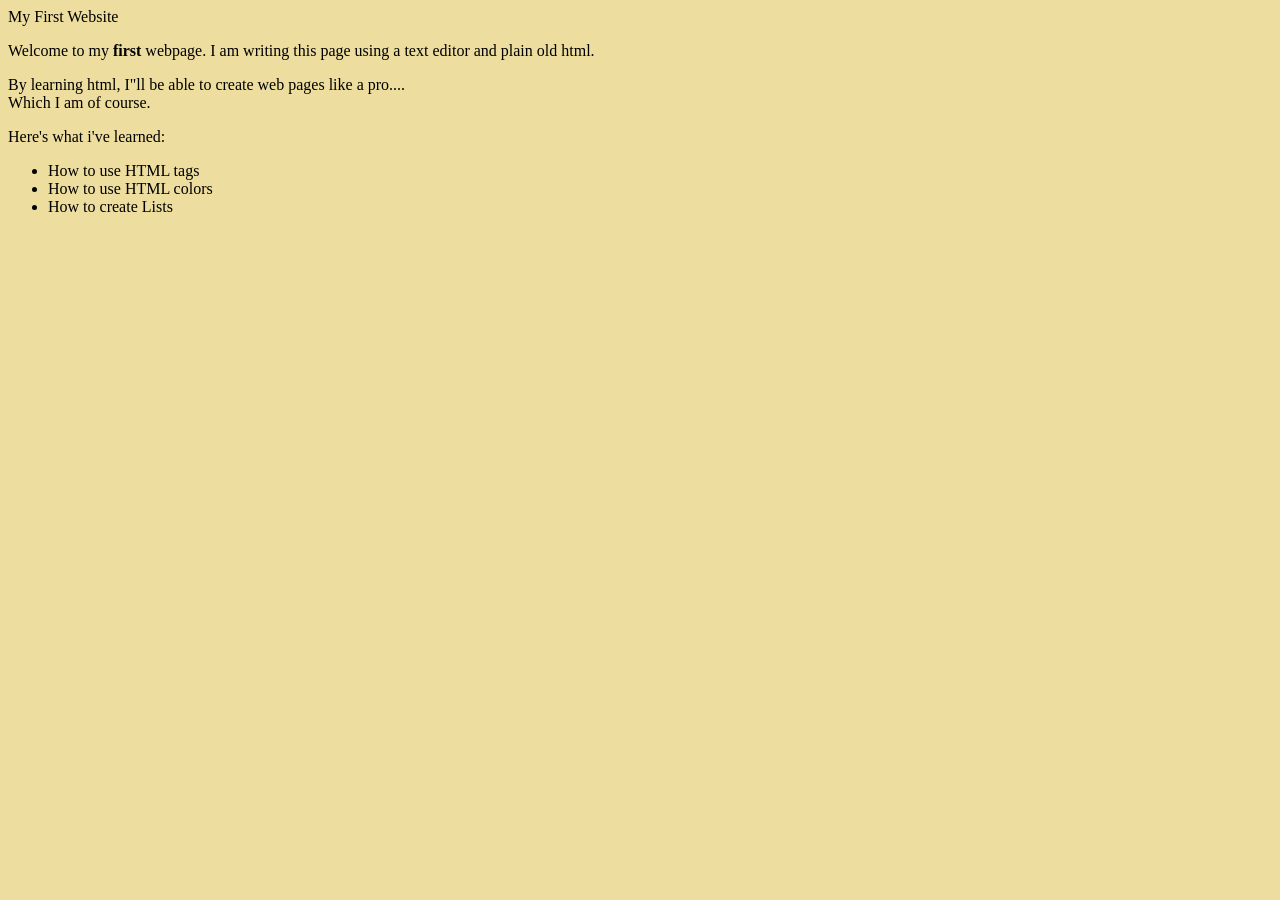
<file: activities/mypage4.html>
<html>
<head>
<title>My first Webpage</title>
</head>
<body bgcolor="#EDDD9E">
<hl align="center">My First Website</hl>
<p>Welcome to my <strong>first</strong> webpage. I am writing this page using a text editor and plain old html.</p>
<p>By learning html, I"ll be able to create web pages like a pro....<br>
Which I am of course.</p>
Here's what i've learned:
<ul>
<li>How to use HTML tags</li>
<li>How to use HTML colors</li>
<li>How to create Lists</li>
</ul>
</body>
</html>
</file>
<file: css/style.css>
* {
  box-sizing: border-box;
}

html {
  scroll-behavior: smooth;
}

body {
  margin: 0;
  background: #f5f1e8;
  color: #171717;
  font-family: Arial, sans-serif;
  font-size: 16px;
  line-height: 1.6;
}

img {
  display: block;
  max-width: 100%;
}

a {
  color: inherit;
}

a:focus {
  outline: 3px dashed #171717;
  outline-offset: 4px;
}

.skip-link {
  position: absolute;
  z-index: 10;
  top: -50px;
  left: 10px;
  padding: 8px 12px;
  border: 2px solid #171717;
  background: #f2e84b;
  color: #171717;
  font-weight: bold;
}

.skip-link:focus {
  top: 10px;
}

.section-shell {
  width: 88%;
  max-width: 1120px;
  margin: 0 auto;
}

.eyebrow {
  color: #171717;
  font-size: 11px;
  font-weight: bold;
  letter-spacing: 1.5px;
  text-transform: uppercase;
}

.text-link {
  display: inline-block;
  padding: 8px 11px;
  border: 2px solid #171717;
  background: #f2e84b;
  color: #171717;
  font-size: 11px;
  font-weight: bold;
  letter-spacing: 1px;
  text-decoration: none;
  text-transform: uppercase;
  box-shadow: 3px 3px 0 #171717;
}

.text-link:hover {
  transform: translate(-2px, -2px);
  box-shadow: 5px 5px 0 #171717;
}

/* Header and introduction */
.hero-frame {
  position: relative;
  width: 88%;
  max-width: 1120px;
  margin: 24px auto 0;
  padding: 24px 5% 30px;
  border: 3px solid #171717;
  background: #ffffff;
  box-shadow: 8px 8px 0 #171717;
}

.site-bar {
  display: flex;
  justify-content: space-between;
  align-items: center;
  gap: 20px;
  padding-bottom: 18px;
  border-bottom: 3px solid #171717;
}

.wordmark {
  display: inline-block;
  padding: 6px 11px;
  border: 2px solid #171717;
  background: #f2e84b;
  color: #171717;
  font-size: 12px;
  font-weight: bold;
  letter-spacing: 1.5px;
  text-decoration: none;
}

.main-nav {
  display: flex;
  flex-wrap: wrap;
  gap: 8px;
}

.main-nav a {
  padding: 5px 9px;
  border: 2px solid #171717;
  background: #ffffff;
  color: #171717;
  font-size: 10px;
  font-weight: bold;
  text-decoration: none;
  text-transform: uppercase;
  box-shadow: 2px 2px 0 #171717;
}

.main-nav a:hover {
  background: #9eeedc;
  transform: translate(-1px, -1px);
  box-shadow: 3px 3px 0 #171717;
}

.hero-grid {
  display: grid;
  grid-template-columns: minmax(0, 1.5fr) minmax(220px, 0.65fr);
  align-items: center;
  gap: 54px;
  max-width: 1000px;
  margin: 54px auto 0;
}

.hero-copy {
  width: 100%;
}

.hero-eyebrow {
  display: inline-block;
  padding: 5px 9px;
  border: 2px solid #171717;
  background: #9eeedc;
}

.hero-copy h1 {
  margin: 8px 0 0;
  font-size: 78px;
  font-weight: 900;
  letter-spacing: -4px;
  line-height: 0.98;
}

.hero-hey {
  font-size: 0.78em;
}

.highlight-small {
  padding: 0 5px;
  border: 2px solid #171717;
  background: #9eb5ff;
  font-style: normal;
}

.name-highlight {
  display: inline-block;
  margin-top: 8px;
  padding: 0 8px;
  border: 2px solid #171717;
  background: #f2e84b;
}

.period {
  color: #ff5d9e;
}

.hero-intro {
  max-width: 400px;
  margin: 22px 0 0;
  color: #414141;
  font-size: 15px;
}

.hero-intro em {
  color: #171717;
  font-size: inherit;
  font-style: normal;
  font-weight: bold;
}

.portrait-wrap {
  position: relative;
  width: 100%;
  max-width: 280px;
  justify-self: end;
  margin: 0;
  padding: 12px;
  border: 3px solid #171717;
  background: #ff9dc4;
  box-shadow: 7px 7px 0 #171717;
}

.portrait {
  position: relative;
  width: 100%;
  height: 320px;
  border: 3px solid #171717;
  background: #ffffff;
  object-fit: cover;
  object-position: center 24%;
}

.portrait-note {
  display: inline-block;
  margin-top: 10px;
  padding: 4px 7px;
  border: 2px solid #171717;
  background: #f2e84b;
  color: #171717;
  font-size: 10px;
  font-weight: bold;
}

.hero-bottom {
  display: flex;
  justify-content: space-between;
  align-items: center;
  gap: 24px;
  max-width: 1000px;
  margin: 42px auto 0;
  padding-top: 15px;
  border-top: 3px solid #171717;
}

.hero-caption {
  margin: 0;
  font-size: 14px;
  font-weight: bold;
}

.caption-mark {
  color: #ff5d9e;
}

.hero-detail {
  max-width: 340px;
  margin: 0;
  color: #414141;
  font-size: 11px;
  text-align: right;
}

.ticker {
  overflow: hidden;
  margin: 20px 0 0;
  border-top: 3px solid #171717;
  border-bottom: 3px solid #171717;
  background: #171717;
  color: #f2e84b;
  white-space: nowrap;
}

.ticker-track {
  width: max-content;
  font-size: 11px;
  font-weight: bold;
  letter-spacing: 2px;
}

.ticker-track span {
  padding-right: 12px;
}

.ticker-track b {
  color: #ff5d9e;
}

/* About and statement */
.intro-section {
  display: flex;
  align-items: center;
  gap: 60px;
  margin-top: 64px;
  padding: 34px;
  border: 3px solid #171717;
  background: #9eeedc;
  box-shadow: 7px 7px 0 #171717;
}

.intro-art {
  position: relative;
  width: 42%;
}

.intro-art img {
  width: 100%;
  border: 3px solid #171717;
  background: #ffffff;
}

.art-label {
  position: absolute;
  padding: 6px 10px;
  border: 2px solid #171717;
  background: #f2e84b;
  color: #171717;
  font-size: 10px;
  font-weight: bold;
  line-height: 1.1;
  box-shadow: 3px 3px 0 #171717;
}

.label-designer {
  bottom: 20px;
  left: -15px;
}

.label-place {
  top: 18%;
  right: -18px;
  background: #ff9dc4;
  letter-spacing: 1px;
}

.curved-arrow {
  position: absolute;
  right: 5px;
  bottom: -35px;
  color: #171717;
  font-size: 40px;
}

.intro-copy {
  width: 58%;
}

.intro-copy h2 {
  margin: 0 0 14px;
  font-size: 32px;
  font-weight: 900;
  letter-spacing: -1px;
  line-height: 1.1;
}

.intro-copy p {
  color: #252525;
  font-size: 14px;
}

.intro-copy em {
  color: #171717;
  font-weight: bold;
}

.statement-section {
  position: relative;
  overflow: hidden;
  width: 88%;
  max-width: 1120px;
  margin: 72px auto;
  padding: 68px 20px;
  border: 3px solid #171717;
  background: #f2e84b;
  text-align: center;
  box-shadow: 8px 8px 0 #171717;
}

.statement-section h2 {
  margin: 0;
  font-size: 58px;
  font-weight: 900;
  letter-spacing: -2px;
  line-height: 1.08;
}

.statement-copy {
  margin: 22px 0;
  color: #303030;
  font-size: 14px;
}

.underlined {
  border-bottom: 5px solid #ff5d9e;
}

.oval-link {
  display: inline-block;
  padding: 10px 16px;
  border: 3px solid #171717;
  background: #9eb5ff;
  color: #171717;
  font-size: 11px;
  font-weight: bold;
  text-decoration: none;
  box-shadow: 4px 4px 0 #171717;
}

.oval-link:hover {
  background: #ff9dc4;
  transform: translate(-2px, -2px);
  box-shadow: 6px 6px 0 #171717;
}

.edge-spark {
  position: absolute;
  z-index: 0;
  color: #ff9dc4;
  font-size: 140px;
}

.statement-section p,
.statement-section h2,
.statement-section a {
  position: relative;
  z-index: 1;
}

.edge-spark-right {
  top: 0;
  right: -45px;
}

.edge-spark-left {
  bottom: -55px;
  left: -45px;
}

/* Project and activity gallery */
.works-section {
  padding: 60px 0 82px;
  border-top: 3px solid #171717;
}

.section-heading {
  text-align: center;
}

.section-heading h2 {
  margin: 5px 0;
  color: #171717;
  font-size: 58px;
  font-weight: 900;
  letter-spacing: 5px;
  text-shadow: 3px 3px 0 #f2e84b;
}

.section-heading h2 span {
  color: #536ed6;
}

.section-heading h2 i {
  margin-left: 5px;
  color: #ff5d9e;
  font-size: 20px;
  font-style: normal;
  text-shadow: none;
}

.section-intro {
  max-width: 500px;
  margin: 10px auto;
  color: #414141;
  font-size: 13px;
}

.poster-gallery {
  display: grid;
  grid-template-columns: repeat(4, minmax(0, 1fr));
  gap: 20px;
  margin-top: 42px;
}

.poster {
  position: relative;
  min-width: 0;
  padding: 12px;
  border: 3px solid #171717;
  background: #ffffff;
  text-align: left;
  box-shadow: 5px 5px 0 #171717;
  transition: transform 160ms ease, box-shadow 160ms ease;
}

.poster:nth-of-type(4n + 2) {
  background: #9eeedc;
}

.poster:nth-of-type(4n + 3) {
  background: #ff9dc4;
}

.poster:nth-of-type(4n + 4) {
  background: #f2e84b;
}

.poster:hover {
  transform: translate(-3px, -3px);
  box-shadow: 8px 8px 0 #171717;
}

.poster-one,
.poster-two,
.poster-three,
.poster-five,
.poster-six {
  margin-top: 0;
}

.poster-link {
  display: block;
  color: #171717;
  text-decoration: none;
}

.poster img {
  width: 100%;
  height: 210px;
  border: 3px solid #171717;
  background: #ffffff;
  object-fit: cover;
}

.poster-index {
  display: inline-block;
  margin-top: 10px;
  padding: 3px 7px;
  border: 2px solid #171717;
  background: #9eb5ff;
  color: #171717;
  font-size: 9px;
  font-weight: bold;
  letter-spacing: 1px;
}

.poster::after {
  position: absolute;
  right: -8px;
  bottom: 46px;
  display: grid;
  width: 30px;
  height: 30px;
  place-items: center;
  border: 2px solid #171717;
  background: #f2e84b;
  color: #171717;
  content: "↗";
  font-size: 15px;
  font-weight: bold;
  pointer-events: none;
}

.poster:nth-of-type(even)::after {
  background: #9eeedc;
  content: "✦";
}

.poster-meta {
  display: block;
  margin-top: 8px;
}

.poster-meta strong,
.poster-meta small {
  display: block;
}

.poster-meta strong {
  font-size: 10px;
  letter-spacing: 0.7px;
}

.poster-meta small {
  margin-top: 2px;
  color: #414141;
  font-size: 8px;
  letter-spacing: 1px;
}

.gallery-scribble {
  grid-column: 1 / -1;
  color: #171717;
  font-size: 12px;
  font-weight: bold;
  text-align: right;
}

/* Featured entries */
.featured-section {
  padding: 68px 0 84px;
  border-top: 3px solid #171717;
}

.featured-heading-row {
  display: flex;
  justify-content: space-between;
  align-items: end;
  gap: 25px;
  margin-bottom: 28px;
}

.featured-heading-row h2 {
  margin: 0;
  font-size: 42px;
  font-weight: 900;
  letter-spacing: -1px;
}

.featured-heading-row > p {
  max-width: 280px;
  color: #414141;
  font-size: 13px;
}

.featured-project {
  display: flex;
  justify-content: space-between;
  align-items: center;
  gap: 40px;
  margin-bottom: 22px;
  padding: 22px;
  border: 3px solid #171717;
  background: #ffffff;
  box-shadow: 6px 6px 0 #171717;
}

.featured-jump {
  flex-direction: row-reverse;
  background: #9eeedc;
}

.featured-bloom {
  background: #ff9dc4;
}

.featured-image {
  position: relative;
  display: block;
  width: 58%;
  padding: 8px;
  border: 3px solid #171717;
  background: #f2e84b;
}

.featured-image img {
  width: 100%;
  height: 280px;
  border: 2px solid #171717;
  background: #ffffff;
  object-fit: contain;
}

.image-corner {
  position: absolute;
  right: -11px;
  bottom: -11px;
  display: grid;
  width: 34px;
  height: 34px;
  place-items: center;
  border: 2px solid #171717;
  background: #ff9dc4;
  color: #171717;
  font-weight: bold;
  text-decoration: none;
}

.featured-copy {
  width: 38%;
}

.featured-copy h3 {
  margin: 0;
  font-size: 34px;
  font-weight: 900;
}

.featured-copy p {
  color: #303030;
  font-size: 13px;
}

.featured-copy .eyebrow {
  font-size: 10px;
}

/* Contact footer */
.contact-section {
  padding: 64px 6% 22px;
  border-top: 3px solid #171717;
  background: #9eb5ff;
  text-align: center;
}

.contact-section h2 {
  margin: 0;
  color: #171717;
  font-size: 60px;
  font-weight: 900;
  line-height: 1;
  letter-spacing: -2px;
}

.contact-section h2 em {
  color: #ffffff;
  font-style: normal;
  text-shadow: 3px 3px 0 #171717;
}

.contact-invite {
  color: #252525;
}

.contact-details {
  display: flex;
  flex-direction: column;
  align-items: center;
  gap: 10px;
  margin: 25px 0 40px;
}

.contact-details a {
  display: flex;
  align-items: center;
  justify-content: center;
  gap: 12px;
  min-width: min(100%, 380px);
  padding: 9px 14px;
  border: 3px solid #171717;
  background: #ffffff;
  color: #171717;
  font-size: 15px;
  font-weight: bold;
  text-decoration: none;
  box-shadow: 4px 4px 0 #171717;
}

.contact-details a:hover {
  background: #f2e84b;
  transform: translate(-2px, -2px);
  box-shadow: 6px 6px 0 #171717;
}

.contact-icon {
  display: grid;
  flex: 0 0 32px;
  width: 32px;
  height: 32px;
  place-items: center;
  border: 2px solid #171717;
  background: #ff9dc4;
  color: #171717;
  font-size: 17px;
  font-weight: bold;
}

.facebook-icon {
  background: #4267b2;
  color: #ffffff;
  font-size: 22px;
  line-height: 1;
}

.footer-bottom {
  display: flex;
  justify-content: space-between;
  gap: 20px;
  margin-top: 35px;
  padding-top: 15px;
  border-top: 3px solid #171717;
  color: #171717;
  font-size: 11px;
  font-weight: bold;
  text-align: left;
}

.social-links {
  display: flex;
  gap: 20px;
}

.social-links a {
  text-decoration: none;
}

.social-links a:hover {
  text-decoration: underline;
}

/* Activity preview popups */
.activity-preview {
  position: fixed;
  z-index: 100;
  inset: 0;
  display: none;
  align-items: center;
  justify-content: center;
  overflow-y: auto;
  padding: 12px;
  background: rgba(24, 15, 37, 0.82);
}

.activity-preview:target {
  display: flex;
}

.preview-backdrop {
  position: absolute;
  inset: 0;
}

.preview-window {
  position: relative;
  z-index: 1;
  width: min(100%, 720px);
  max-height: calc(100vh - 24px);
  overflow-y: auto;
  border: 3px solid #21162b;
  background: #fffdf5;
  box-shadow: 9px 9px 0 #21162b;
}

.preview-topbar {
  display: flex;
  align-items: center;
  justify-content: space-between;
  min-height: 54px;
  padding: 5px 8px 5px 18px;
  border-bottom: 3px solid #21162b;
  background: #ff4fae;
}

.preview-topbar p {
  margin: 0;
  color: #21162b;
  font-family: monospace;
  font-size: 20px;
  font-weight: bold;
  letter-spacing: 1px;
}

.preview-close {
  display: grid;
  width: 44px;
  height: 42px;
  place-items: center;
  border: 2px solid #21162b;
  background: #9eb5ff;
  color: #21162b;
  font-size: 30px;
  line-height: 1;
  text-decoration: none;
}

.preview-close:hover {
  background: #f2e84b;
}

.preview-image-wrap {
  display: grid;
  height: min(42vh, 380px);
  min-height: 220px;
  place-items: center;
  overflow: hidden;
  border-bottom: 3px solid #21162b;
  background: #f3f3f0;
}

.preview-image-wrap img {
  width: 100%;
  height: 100%;
  object-fit: contain;
}

.preview-details {
  padding: 18px 24px 22px;
}

.preview-category {
  margin: 0 0 12px;
  color: #536ed6;
  font-family: monospace;
  font-size: 15px;
  font-weight: bold;
  letter-spacing: 1.5px;
}

.preview-details h2 {
  margin: 0 0 10px;
  color: #21162b;
  font-size: clamp(28px, 5vw, 38px);
  font-weight: 900;
  letter-spacing: -1px;
  line-height: 1.1;
}

.preview-details > p:not(.preview-category) {
  max-width: 820px;
  margin: 0;
  color: #594f60;
  font-size: 16px;
  line-height: 1.7;
}

.preview-tags {
  display: flex;
  flex-wrap: wrap;
  gap: 8px;
  margin: 20px 0;
}

.preview-tags span {
  padding: 5px 10px;
  border: 1px solid #21162b;
  background: #9eeedc;
  color: #21162b;
  font-size: 12px;
}

.preview-tags span:nth-child(even) {
  background: #f2e84b;
}

.preview-open {
  display: inline-block;
  padding: 9px 13px;
  border: 2px solid #21162b;
  background: #9eeedc;
  color: #21162b;
  font-size: 12px;
  font-weight: bold;
  letter-spacing: 0.5px;
  text-decoration: none;
  box-shadow: 3px 3px 0 #21162b;
}

.preview-open:hover {
  transform: translate(-2px, -2px);
  background: #f2e84b;
  box-shadow: 5px 5px 0 #21162b;
}
</file>
<file: css/responsive.css>
@media screen and (max-width: 1000px) {
  .poster-gallery {
    grid-template-columns: repeat(3, minmax(0, 1fr));
  }

  .hero-grid {
    gap: 34px;
  }

  .hero-copy h1 {
    font-size: 64px;
  }
}

@media screen and (max-width: 760px) {
  .hero-frame,
  .section-shell {
    width: 90%;
  }

  .hero-grid {
    grid-template-columns: minmax(0, 1fr) 210px;
    gap: 25px;
    margin-top: 44px;
  }

  .hero-copy h1 {
    font-size: 54px;
    letter-spacing: -2px;
  }

  .portrait {
    height: 260px;
  }

  .intro-section {
    gap: 30px;
    padding: 24px;
  }

  .poster-gallery {
    grid-template-columns: repeat(2, minmax(0, 1fr));
  }

  .poster img {
    height: 220px;
  }
}

@media screen and (max-width: 560px) {
  .hero-frame {
    padding: 18px 5% 24px;
  }

  .site-bar {
    align-items: flex-start;
    flex-direction: column;
  }

  .main-nav {
    width: 100%;
    gap: 7px;
  }

  .main-nav a {
    padding: 5px 7px;
    font-size: 9px;
  }

  .hero-grid {
    grid-template-columns: 1fr;
    gap: 25px;
    margin-top: 34px;
  }

  .hero-copy h1 {
    font-size: 44px;
    letter-spacing: -2px;
  }

  .portrait-wrap {
    width: 65%;
    justify-self: center;
  }

  .portrait {
    height: 260px;
  }

  .portrait-note {
    font-size: 9px;
  }

  .hero-bottom {
    align-items: flex-start;
    flex-direction: column;
    gap: 5px;
    margin-top: 28px;
  }

  .hero-detail {
    text-align: left;
  }

  .intro-section {
    flex-direction: column;
    gap: 24px;
    margin-top: 50px;
    padding: 18px;
  }

  .intro-art,
  .intro-copy {
    width: 100%;
  }

  .intro-copy h2 {
    font-size: 26px;
  }

  .intro-art {
    max-width: 360px;
    margin: 0 auto;
  }

  .statement-section {
    width: 88%;
    margin: 54px auto;
    padding: 48px 14px;
  }

  .statement-section h2 {
    font-size: 38px;
    letter-spacing: -1px;
  }

  .section-heading h2 {
    font-size: 39px;
    letter-spacing: 2px;
  }

  .poster-gallery {
    gap: 12px;
  }

  .poster {
    padding: 8px;
  }

  .poster img {
    height: 175px;
  }

  .poster-meta strong {
    font-size: 9px;
  }

  .featured-heading-row {
    align-items: flex-start;
    flex-direction: column;
    gap: 4px;
  }

  .featured-heading-row h2 {
    font-size: 34px;
  }

  .featured-project,
  .featured-jump {
    align-items: stretch;
    flex-direction: column;
    gap: 16px;
    padding: 14px;
  }

  .featured-image,
  .featured-copy {
    width: 100%;
  }

  .featured-image img {
    height: 220px;
  }

  .featured-copy h3 {
    font-size: 29px;
  }

  .contact-section h2 {
    font-size: 48px;
  }

  .footer-bottom,
  .social-links {
    align-items: flex-start;
    flex-direction: column;
  }

  .social-links {
    gap: 10px;
  }
}

@media screen and (prefers-reduced-motion: reduce) {
  html {
    scroll-behavior: auto;
  }
}

@media screen and (max-width: 560px) {
  .activity-preview {
    padding: 8px;
  }

  .preview-window {
    max-height: calc(100vh - 16px);
  }

  .preview-topbar {
    min-height: 48px;
    padding-left: 12px;
  }

  .preview-topbar p {
    font-size: 16px;
  }

  .preview-close {
    width: 38px;
    height: 36px;
    font-size: 26px;
  }

  .preview-image-wrap {
    height: 38vh;
    min-height: 180px;
  }

  .preview-details {
    padding: 18px 20px 22px;
  }

  .preview-category {
    font-size: 12px;
  }

  .preview-details > p:not(.preview-category) {
    font-size: 14px;
  }

}
</file>
<file: css/animations.css>
@keyframes slide-text {
  from {
    transform: translateX(0);
  }
  to {
    transform: translateX(-50%);
  }
}

.ticker-track {
  display: inline-block;
  white-space: nowrap;
  animation: slide-text 30s linear infinite;
}

@media screen and (prefers-reduced-motion: reduce) {
  html {
    scroll-behavior: auto;
  }

  .ticker-track {
    animation: none;
  }
}
</file>
